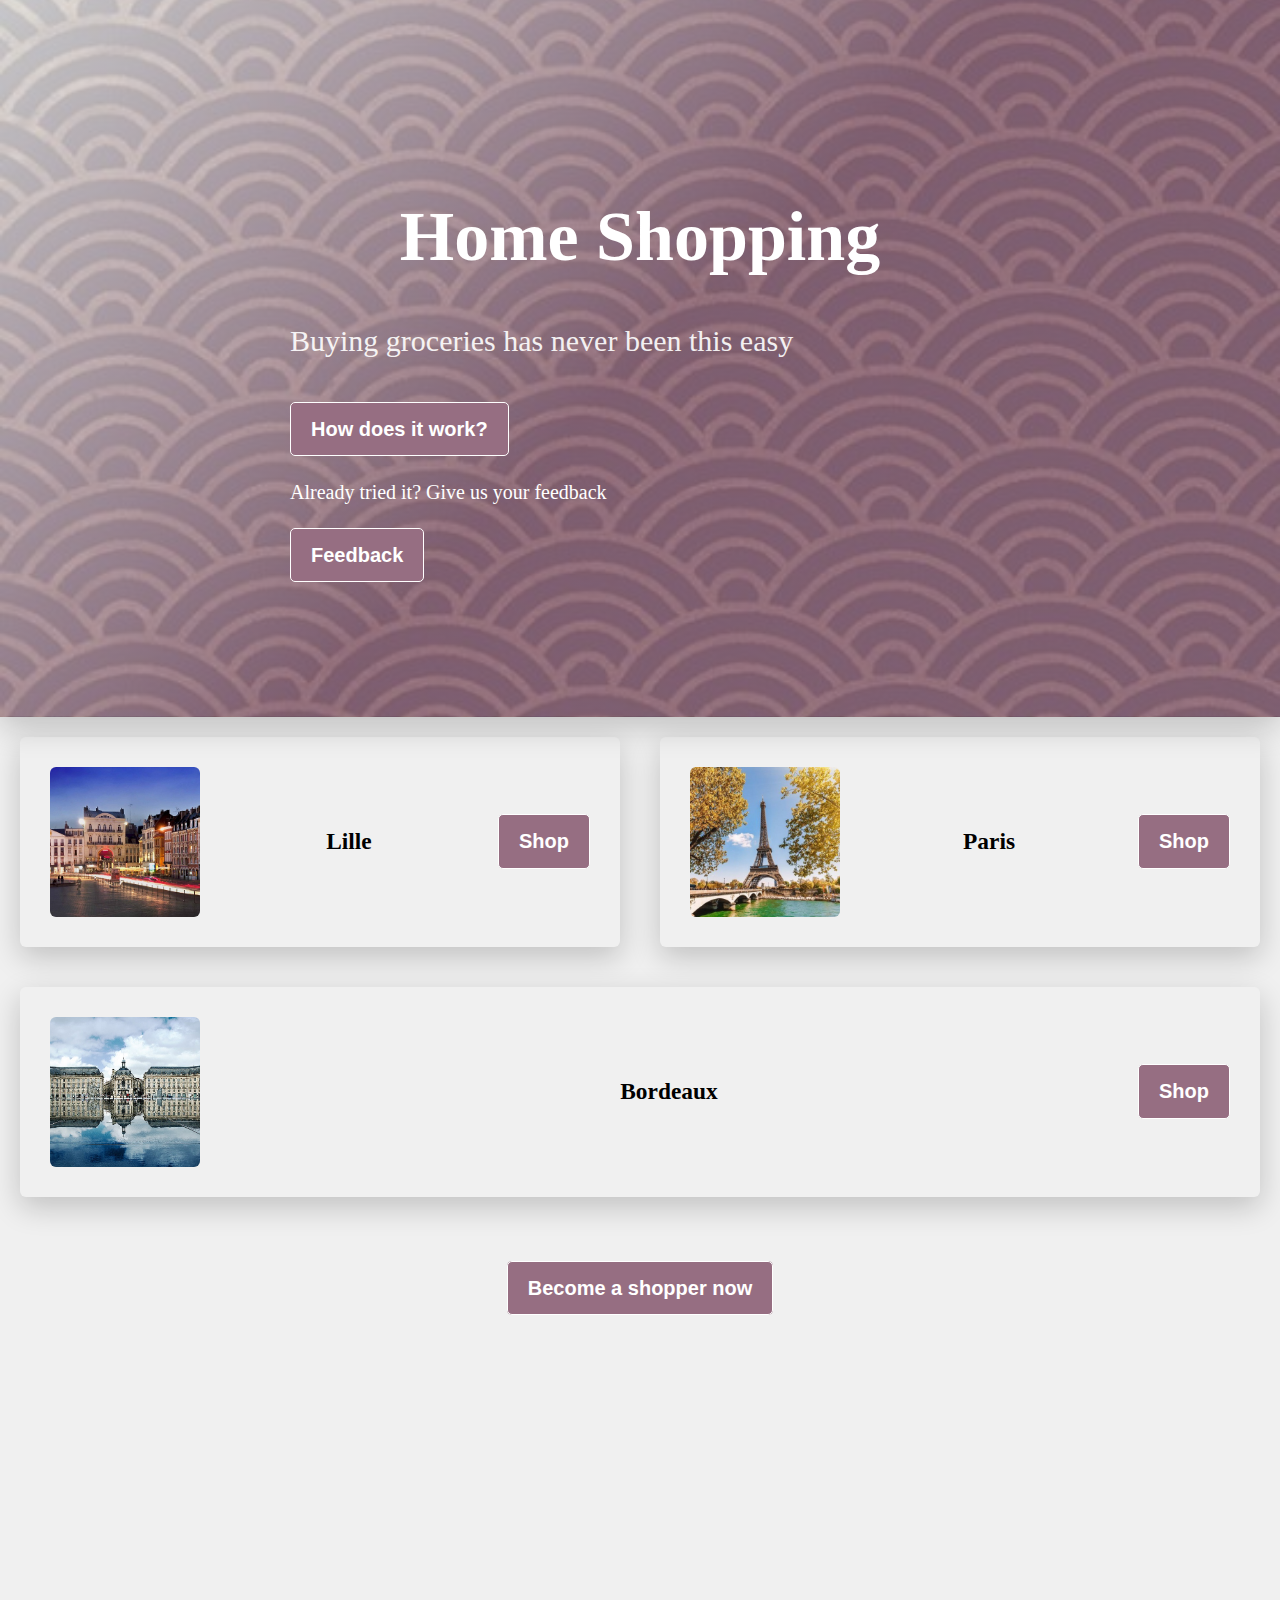
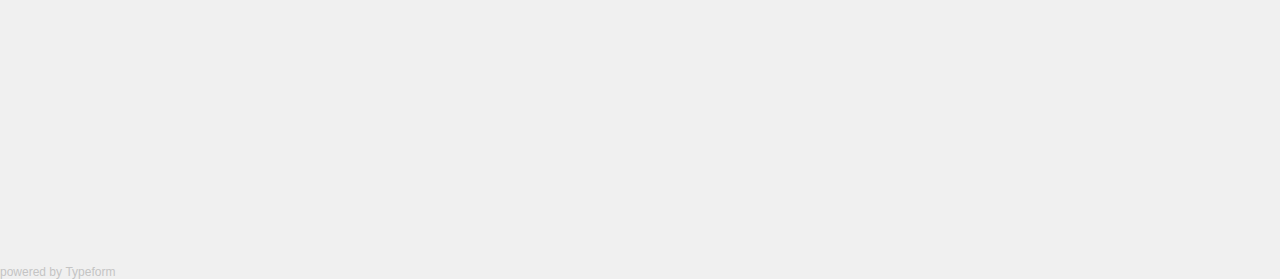
<file: index.html>
<!DOCTYPE html>


<html>
	<head>
		<title>Home Shopping</title>
		<meta charset="utf-8">
		<link rel="stylesheet" type="text/css" href="CSS/style.css">
	</head>
	<body>


		<div class="banner">
			<div class="container">
				<h1>Home Shopping</h1>
				<h2>Buying groceries has never been this easy</h2>
				<a href="indexinfo.html" class="btn-blue" id="btn-info">How does it work?</a>
				<p>Already tried it? Give us your feedback</p>
				<a href="#feedback" class="btn-blue">Feedback</a>

			</div>
		</div>	

			<div class="cards">
				
					<div class="card">
				<img src="images/lille.jpg" alt="Home Shopping Lille">
				<h3>Lille</h3>
				<a href="indexlille.html" class="btn-blue">Shop</a>	
			</div>

			<div class="card">
				<img src="images/paris.jpg" alt="Home Shopping Paris">
				<h3>Paris</h3>
				<a href="indexparis.html" class="btn-blue">Shop</a>	
			</div>

			<div class="card">
				<img src="images/bordeaux.jpg" alt="Home Shopping Bordeaux">
				<h3>Bordeaux</h3>
				<a href="indexbordeaux.html" class="btn-blue">Shop</a>	
			</div>
	

			</div>
		
		</div>

		<div style="margin-bottom: 60px; margin-top: 60px;text-align: center;">

		<a href="shopperform.html" class="btn-blue" style="width: 250px; height: 80px;">Become a shopper now</a>
		</div>

		<div id="feedback">

		<div class="typeform-widget" data-url="https://louisperraudin.typeform.com/to/K0FGMv" style="width: 100%; height: 500px; border-radius: 6px"></div> <script> (function() { var qs,js,q,s,d=document, gi=d.getElementById, ce=d.createElement, gt=d.getElementsByTagName, id="typef_orm", b="https://embed.typeform.com/"; if(!gi.call(d,id)) { js=ce.call(d,"script"); js.id=id; js.src=b+"embed.js"; q=gt.call(d,"script")[0]; q.parentNode.insertBefore(js,q) } })() </script> <div style="font-family: Sans-Serif;font-size: 12px;color: #999;opacity: 0.5; padding-top: 5px;"> powered by <a href="https://admin.typeform.com/signup?utm_campaign=K0FGMv&utm_source=typeform.com-14907291-Free&utm_medium=typeform&utm_content=typeform-embedded-poweredbytypeform&utm_term=EN" style="color: #999" target="_blank">Typeform</a> </div>

		</div>

	</body>
</html>
</file>
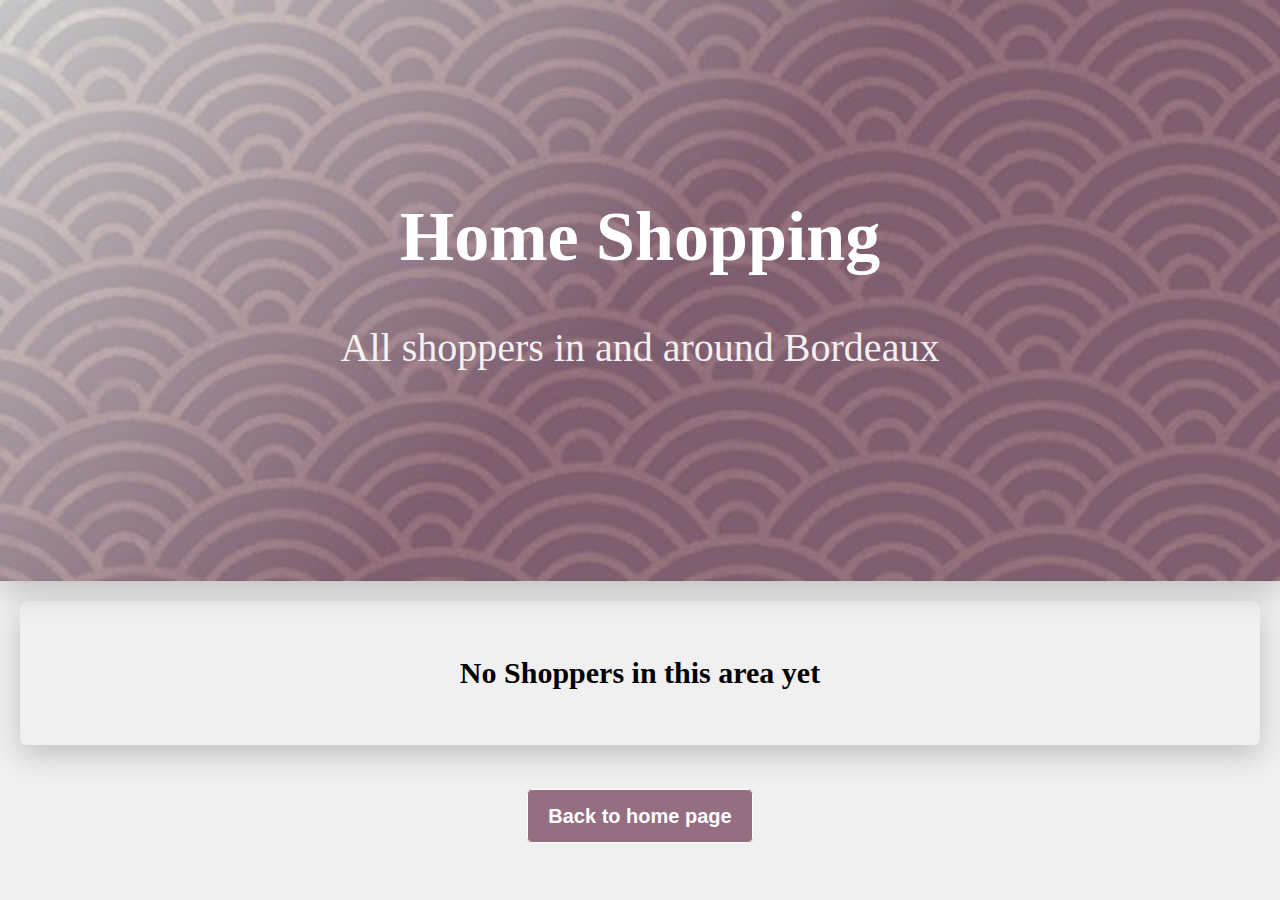
<file: indexbordeaux.html>
<!DOCTYPE html>


<html>
	<head>
		<title>Home Shopping</title>
		<meta charset="utf-8">
		<link rel="stylesheet" type="text/css" href="CSS/style.css">
	</head>
	<body>


		<div class="banner">
			<div class="container">
				<h1>Home Shopping</h1>
				<h2 style="text-align: center; font-size: 40px">All shoppers in and around Bordeaux</h2>

			</div>
		</div>	

			
		<div class="card-info">
			<h2>No Shoppers in this area yet</h2>
		
		</div>

		<div style="margin-bottom: 60px; margin-top: 60px;text-align: center;">

		<a href="index.html" class="btn-blue" style="width: 170px;">Back to home page</a>
		</div>
		
	</body>
</html>
</file>
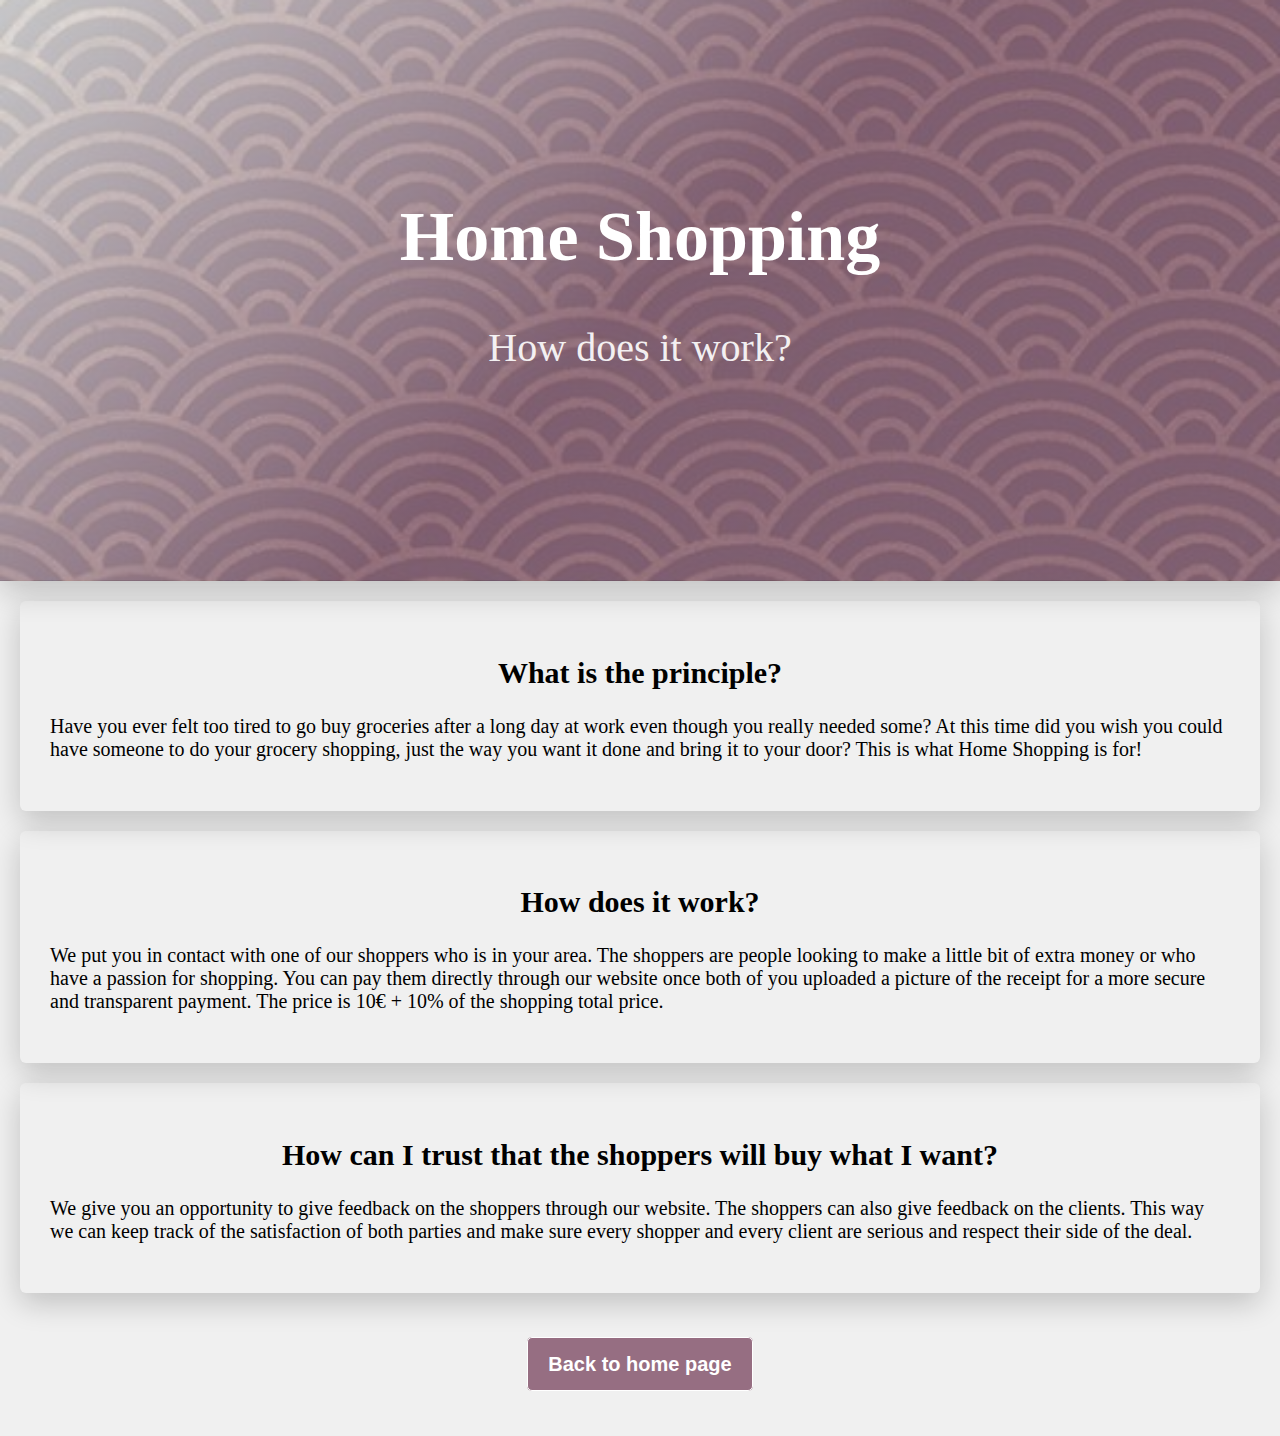
<file: indexinfo.html>
<!DOCTYPE html>


<html>
	<head>
		<title>Home Shopping</title>
		<meta charset="utf-8">
		<link rel="stylesheet" type="text/css" href="CSS/style.css">
	</head>
	<body>


		<div class="banner">
			<div class="container">
				<h1>Home Shopping</h1>
				<h2 style="text-align: center; font-size: 40px">How does it work?</h2>

			</div>
		</div>	

			
		<div class="card-info">
			<h2>What is the principle?</h2>
			<p> Have you ever felt too tired to go buy groceries after a long day at work even though you really needed some? At this time did you wish you could have someone to do your grocery shopping, just the way you want it done and bring it to your door? This is what Home Shopping is for! </p>
		</div>

		<div class="card-info">
			<h2>How does it work?</h2>
			<p> We put you in contact with one of our shoppers who is in your area. The shoppers are people looking to make a little bit of extra money or who have a passion for shopping. You can pay them directly through our website once both of you uploaded a picture of the receipt for a more secure and transparent payment. The price is 10€ + 10% of the shopping total price.</p>
		</div>

		<div class="card-info">
			<h2>How can I trust that the shoppers will buy what I want?</h2>
			<p>We give you an opportunity to give feedback on the shoppers through our website. The shoppers can also give feedback on the clients. This way we can keep track of the satisfaction of both parties and make sure every shopper and every client are serious and respect their side of the deal.</p>
		</div>

		<div style="margin-bottom: 60px; margin-top: 60px;text-align: center;">

		<a href="index.html" class="btn-blue" style="width: 170px;">Back to home page</a>
		</div>
		
	</body>
</html>
</file>
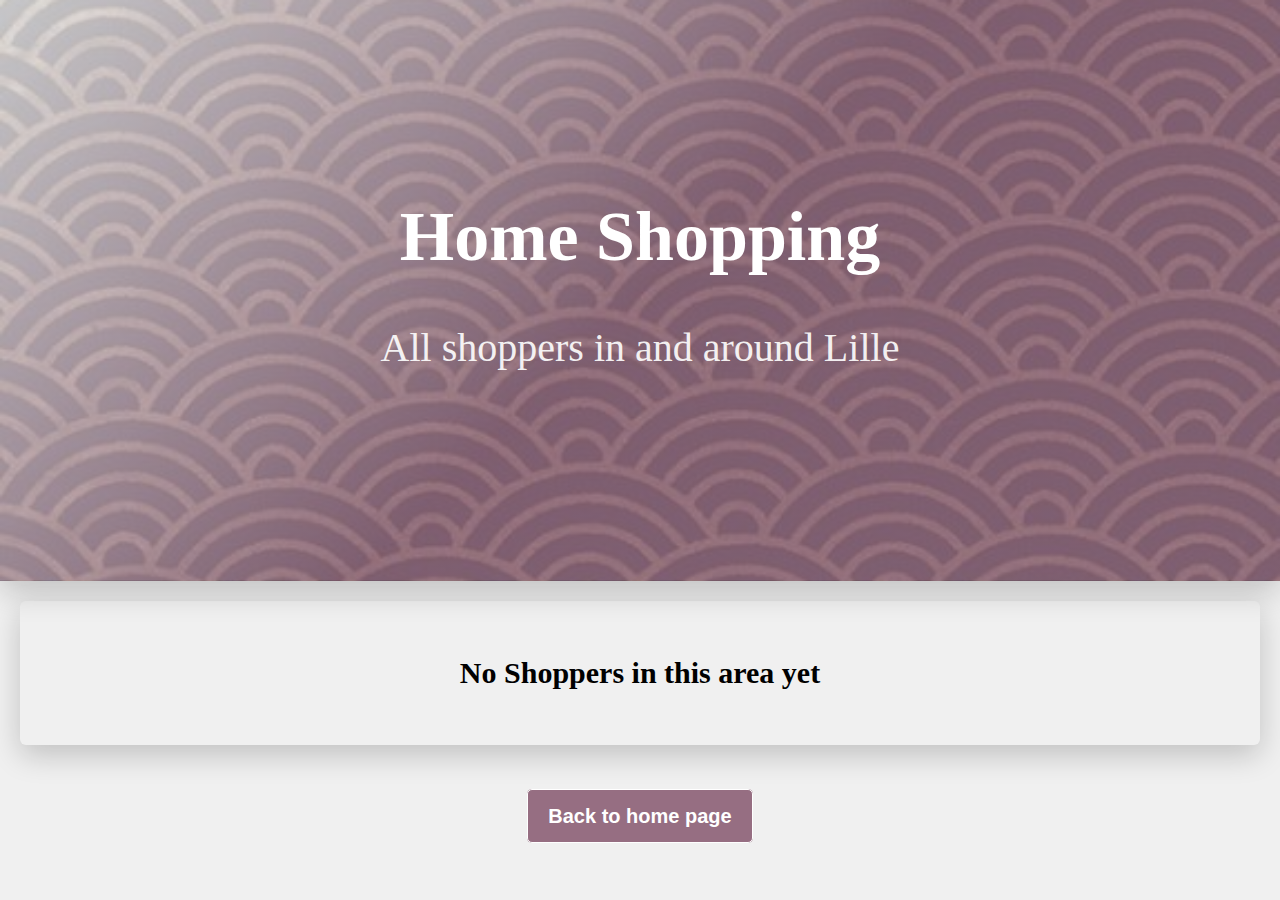
<file: indexlille.html>
<!DOCTYPE html>


<html>
	<head>
		<title>Home Shopping</title>
		<meta charset="utf-8">
		<link rel="stylesheet" type="text/css" href="CSS/style.css">
	</head>
	<body>


		<div class="banner">
			<div class="container">
				<h1>Home Shopping</h1>
				<h2 style="text-align: center; font-size: 40px">All shoppers in and around Lille</h2>

			</div>
		</div>	

			
		<div class="card-info">
			<h2>No Shoppers in this area yet</h2>
		
		</div>

		<div style="margin-bottom: 60px; margin-top: 60px;text-align: center;">

		<a href="index.html" class="btn-blue" style="width: 170px;">Back to home page</a>
		</div>
		
	</body>
</html>
</file>
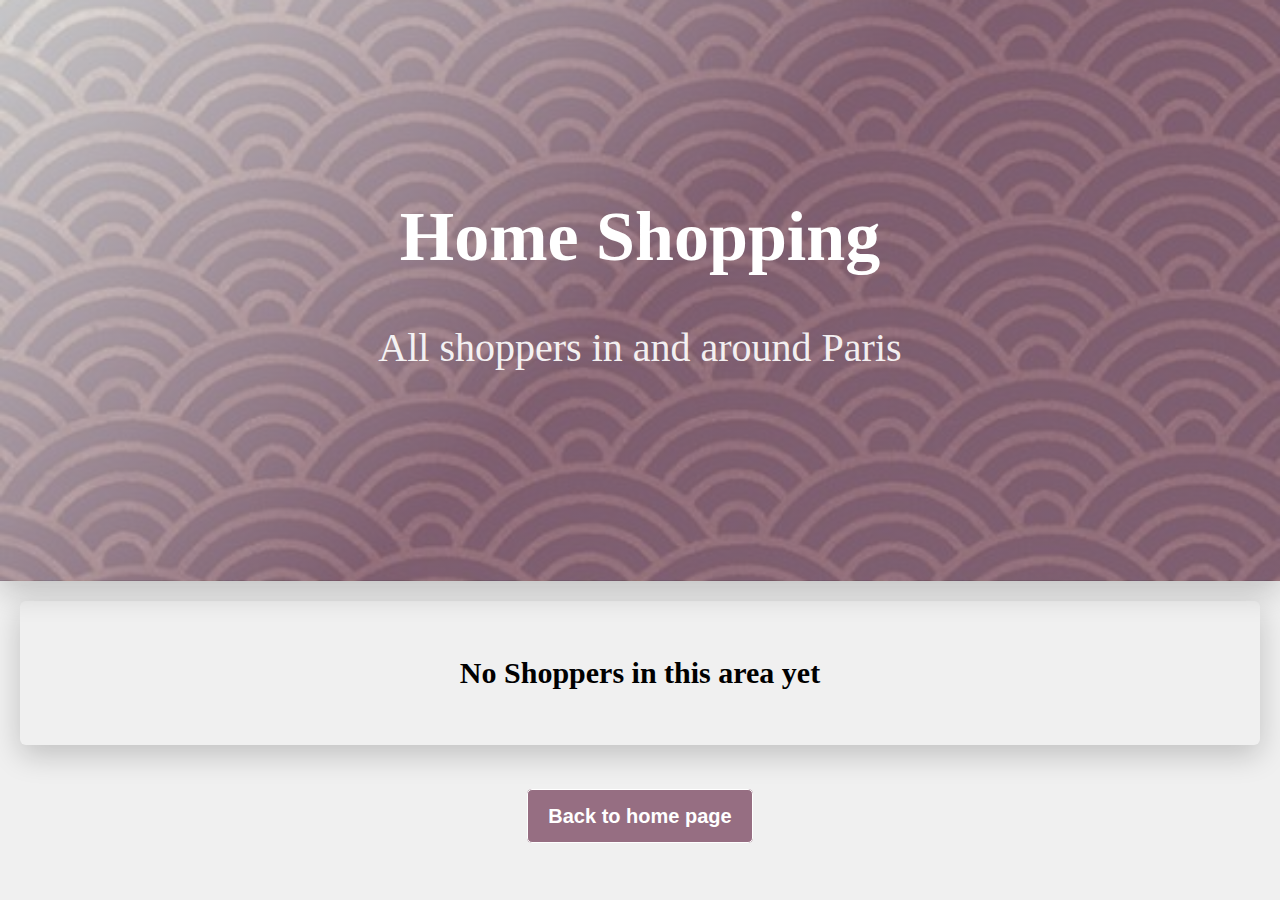
<file: indexparis.html>
<!DOCTYPE html>


<html>
	<head>
		<title>Home Shopping</title>
		<meta charset="utf-8">
		<link rel="stylesheet" type="text/css" href="CSS/style.css">
	</head>
	<body>


		<div class="banner">
			<div class="container">
				<h1>Home Shopping</h1>
				<h2 style="text-align: center; font-size: 40px">All shoppers in and around Paris</h2>

			</div>
		</div>	

			
		<div class="card-info">
			<h2>No Shoppers in this area yet</h2>
		
		</div>

		<div style="margin-bottom: 60px; margin-top: 60px;text-align: center;">

		<a href="index.html" class="btn-blue" style="width: 170px;">Back to home page</a>
		</div>
		
	</body>
</html>
</file>
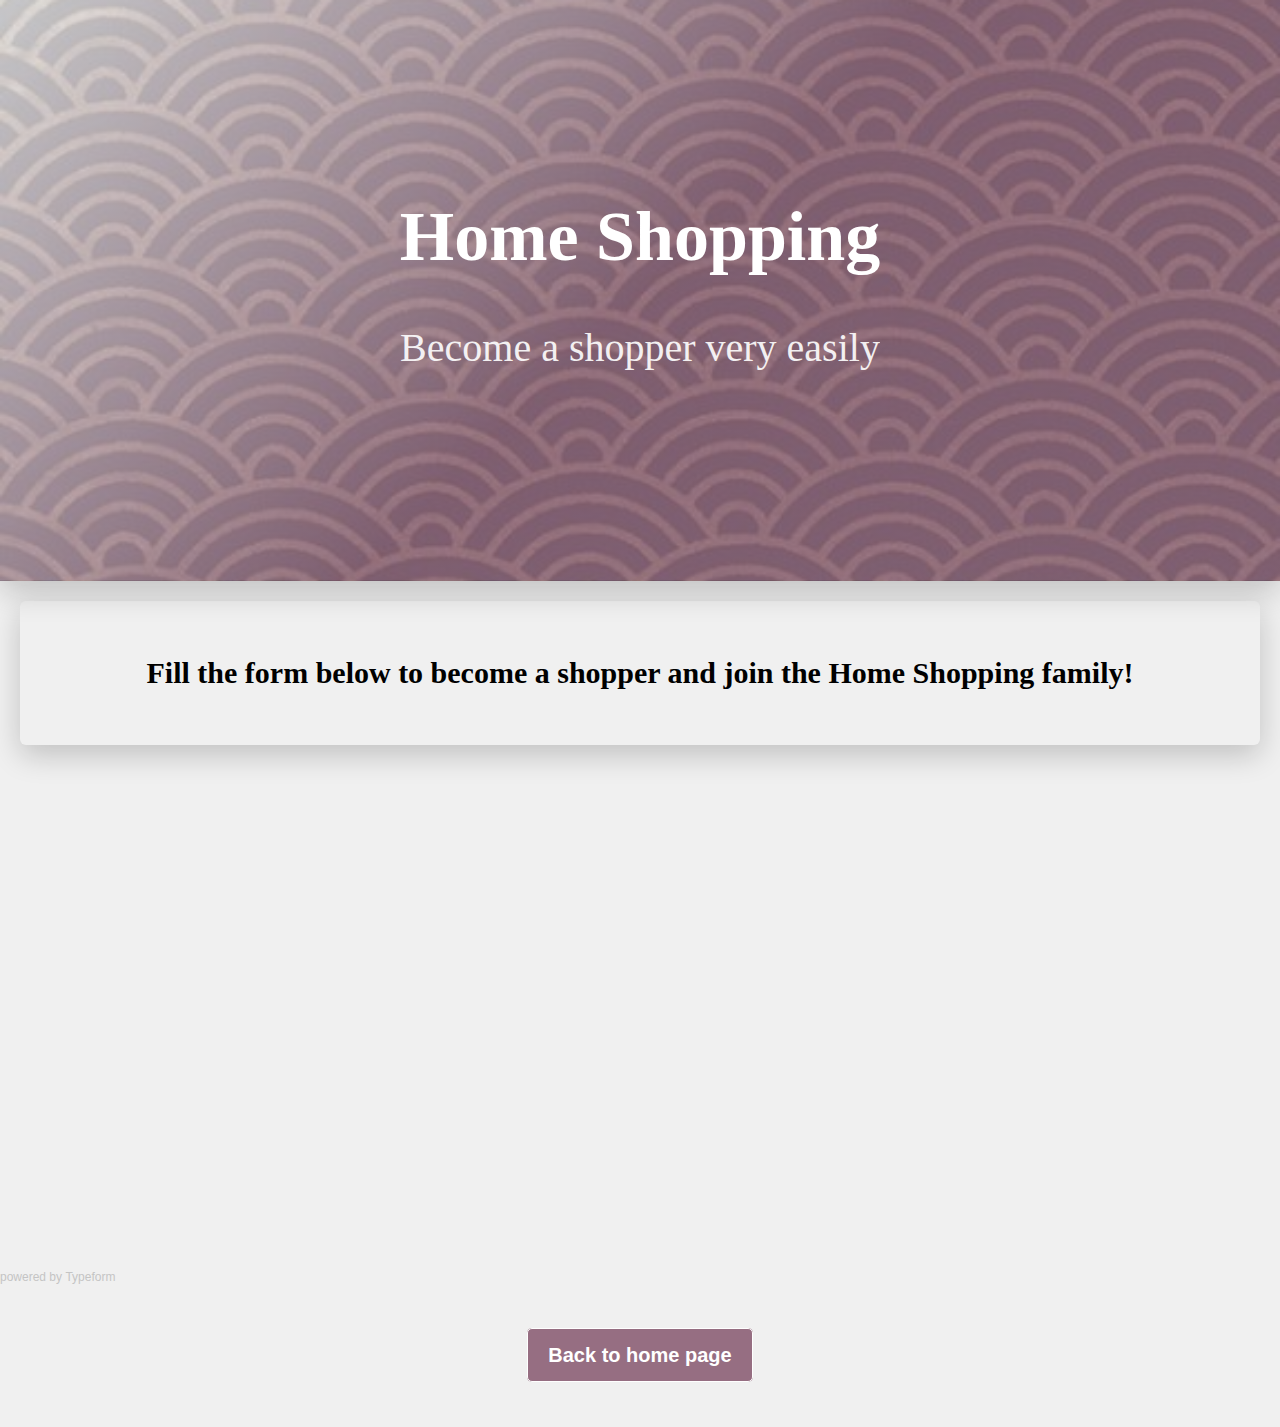
<file: shopperform.html>
<!DOCTYPE html>


<html>
	<head>
		<title>Home Shopping</title>
		<meta charset="utf-8">
		<link rel="stylesheet" type="text/css" href="CSS/style.css">
	</head>
	<body>


		<div class="banner">
			<div class="container">
				<h1>Home Shopping</h1>
				<h2 style="text-align: center; font-size: 40px">Become a shopper very easily</h2>

			</div>
		</div>	

			
		<div class="card-info">
			<h2>Fill the form below to become a shopper and join the Home Shopping family!</h2>
		
		</div>

	<div class="typeform-widget" data-url="https://louisperraudin.typeform.com/to/SO5IJM" style="width: 100%; height: 500px;"></div> <script> (function() { var qs,js,q,s,d=document, gi=d.getElementById, ce=d.createElement, gt=d.getElementsByTagName, id="typef_orm", b="https://embed.typeform.com/"; if(!gi.call(d,id)) { js=ce.call(d,"script"); js.id=id; js.src=b+"embed.js"; q=gt.call(d,"script")[0]; q.parentNode.insertBefore(js,q) } })() </script> <div style="font-family: Sans-Serif;font-size: 12px;color: #999;opacity: 0.5; padding-top: 5px;"> powered by <a href="https://admin.typeform.com/signup?utm_campaign=SO5IJM&utm_source=typeform.com-14907291-Free&utm_medium=typeform&utm_content=typeform-embedded-poweredbytypeform&utm_term=EN" style="color: #999" target="_blank">Typeform</a> </div>

		<div style="margin-bottom: 60px; margin-top: 60px;text-align: center;">

		<a href="index.html" class="btn-blue" style="width: 170px;">Back to home page</a>
		</div>
		
	</body>
</html>
</file>
<file: CSS/style.css>
@import url("https://fonts.googleapis.com/css?family=Lora|Roboto&display=swap" rel="stylesheet");

@import url("components/container.css");
@import url("components/avatar.css");
@import url("components/button.css");
@import url("components/banner.css");
@import url("components/card.css");
@import url("components/cards.css");
@import url("components/card-info.css");



body {
	font-family: Lora;
	background-color: rgb(240,240,240);
	font-size: 20px;
	margin: 0px;
}

h1, h2, h3 {
	font-family: Roboto;
	font-weight: bold;
}

a {
	text-decoration: none;
	font-family: Roboto, sans-serif;
}
</file>
